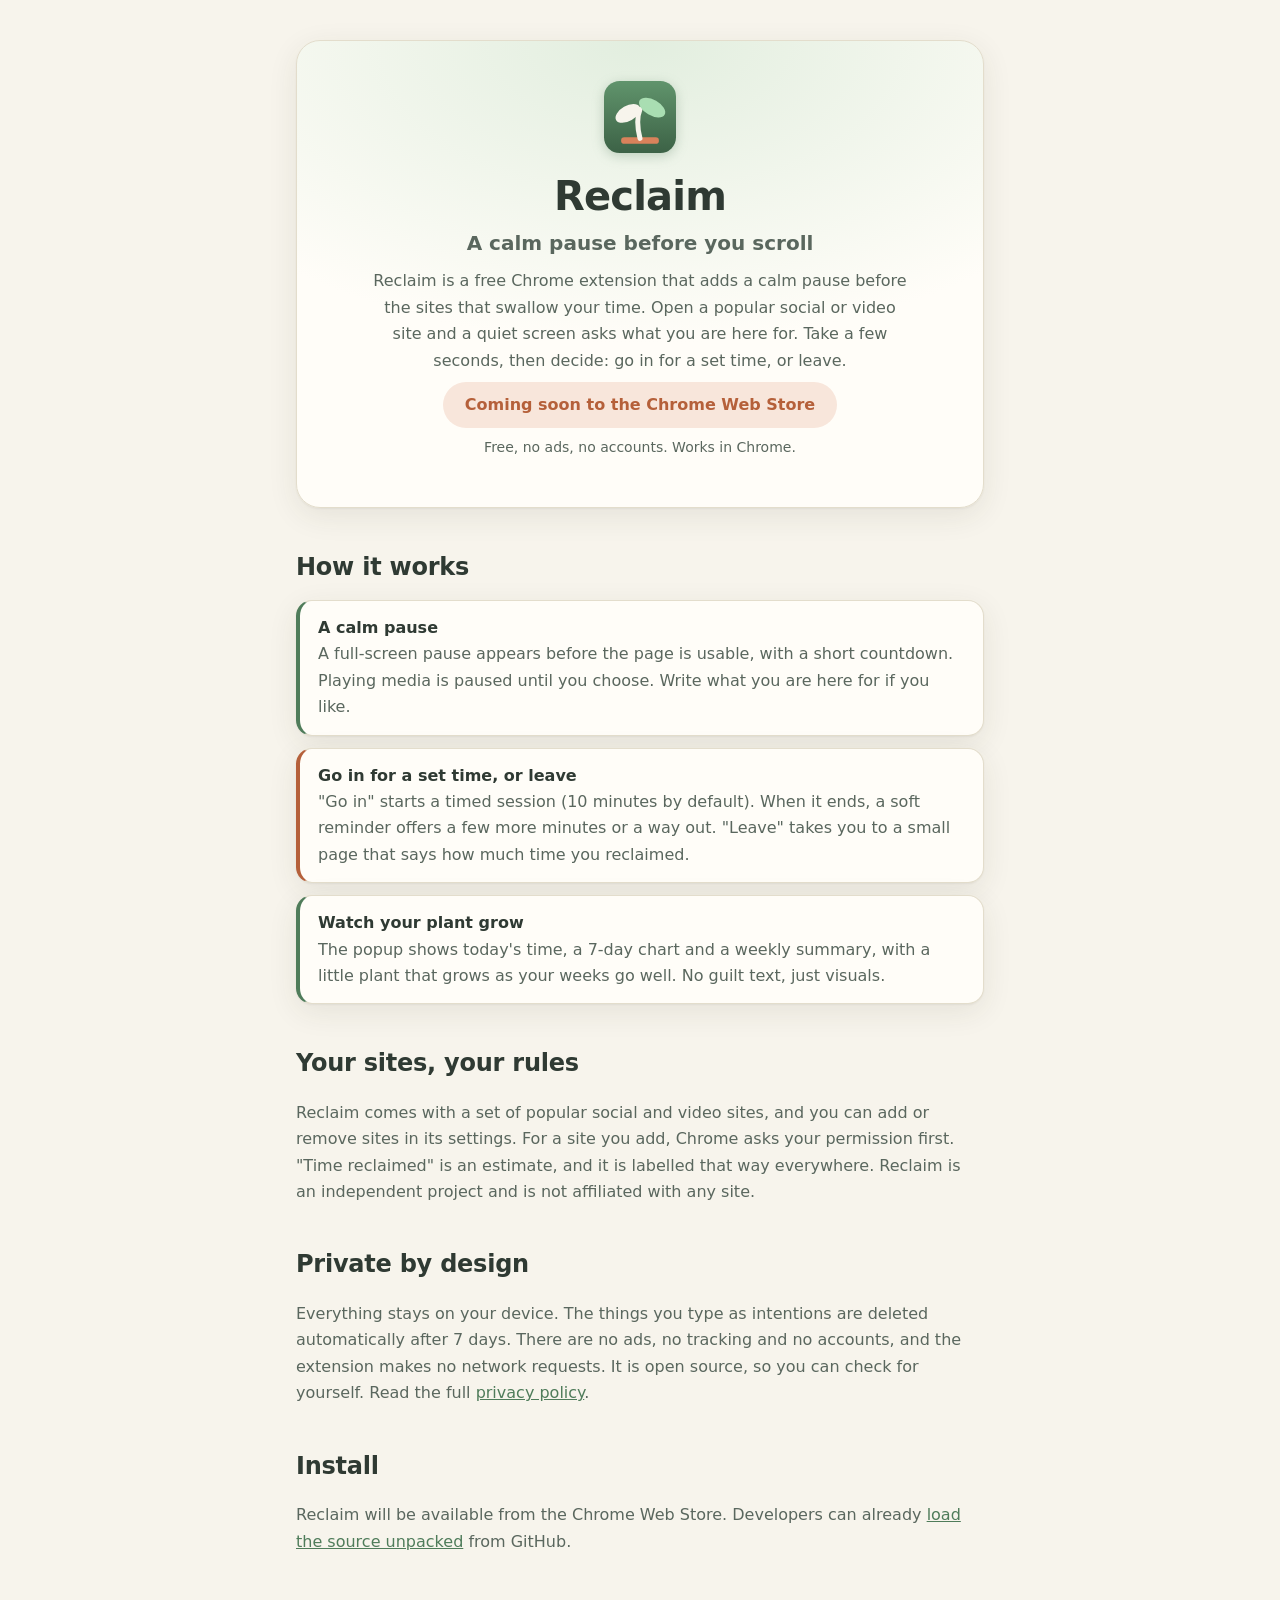
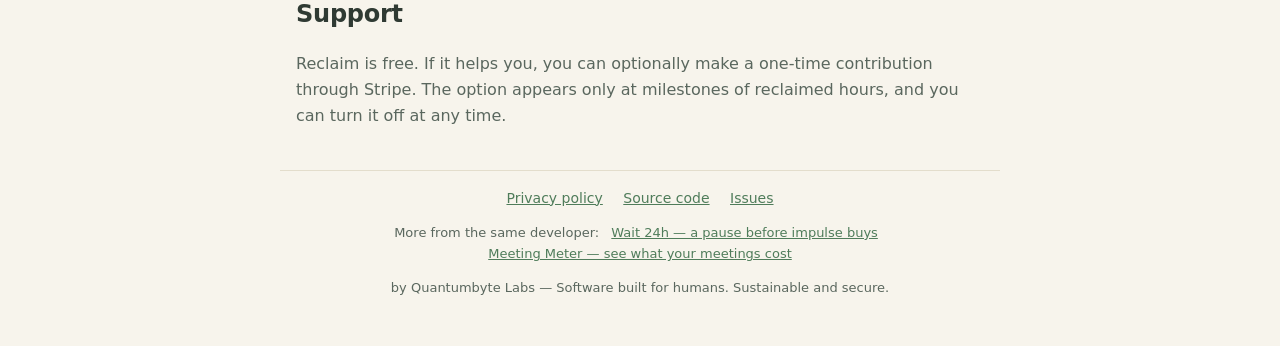
<file: docs/index.html>
<!doctype html>
<html lang="en">
<head>
<meta charset="utf-8">
<meta name="viewport" content="width=device-width, initial-scale=1">
<title>Reclaim – A calm pause before you scroll</title>
<meta name="description" content="Reclaim is a free Chrome extension that adds a calm pause before time-wasting sites. Set an intention, take a few seconds, and see the time you reclaimed. Private by design: no ads, no tracking, no accounts.">
<link rel="canonical" href="https://overcrasher.github.io/reclaim/">
<style>
:root{color-scheme:light dark;--bg:#F7F4EC;--surface:#FFFDF8;--line:#E3DDCC;--fg:#2F3A33;--muted:#5A675E;--accent:#4F7C5A;--accent-soft:#E2EEDF;--second:#B5603A;--second-soft:#F8E6DB;--btn-text:#fff;--shadow:0 1px 2px rgba(60,50,30,.06),0 8px 30px rgba(60,50,30,.09)}
@media(prefers-color-scheme:dark){:root{--bg:#1A211C;--surface:#222B25;--line:#34423A;--fg:#EEF2EA;--muted:#A9B6AC;--accent:#7FB685;--accent-soft:#2A3B2F;--second:#E89A74;--second-soft:#3A2B24;--btn-text:#14201A;--shadow:0 1px 2px rgba(0,0,0,.3),0 8px 30px rgba(0,0,0,.3)}}
*{box-sizing:border-box}body{margin:0;background:var(--bg);color:var(--fg);font:16px/1.65 ui-rounded,"SF Pro Rounded",-apple-system,"Segoe UI Variable","Segoe UI",system-ui,sans-serif;-webkit-font-smoothing:antialiased}
a{color:var(--accent)}a:focus-visible{outline:2px solid var(--accent);outline-offset:2px}
.mark{filter:drop-shadow(0 3px 6px rgba(79,124,90,.3))}
main{max-width:720px;margin:0 auto;padding:40px 16px 24px}
.hero{background:radial-gradient(120% 100% at 50% 0%,var(--accent-soft),var(--surface) 65%);border:1px solid var(--line);border-radius:24px;padding:40px 24px;text-align:center;box-shadow:var(--shadow)}
h1{margin:12px 0 4px;font-size:40px;line-height:1.15;letter-spacing:-.02em}
.tag{margin:0 0 16px;font-size:20px;color:var(--accent);font-weight:600}
.hero p{max-width:540px;margin:8px auto;color:var(--muted)}
.cta{margin:24px 0 0}
.soon{display:inline-block;background:var(--second-soft);color:var(--second);font-weight:700;padding:10px 22px;border-radius:999px;font-size:16px}
.btn{display:inline-block;background:var(--accent);color:var(--btn-text);font-weight:700;font-size:18px;line-height:1.3;text-decoration:none;padding:14px 28px;border-radius:999px;box-shadow:var(--shadow)}
.btn:hover{filter:brightness(1.08)}
.free{margin:8px 0 0;font-size:14px}
.dev{font-size:14px}
@media(max-width:480px){h1{font-size:32px}.hero{padding:32px 16px}}
h2{margin:40px 0 12px;font-size:24px;letter-spacing:-.01em}
p,li{color:var(--muted)}
.steps{list-style:none;margin:0;padding:0;display:grid;gap:12px}
.steps li{background:var(--surface);border:1px solid var(--line);border-radius:16px;padding:14px 18px;box-shadow:var(--shadow)}
.steps strong{display:block;color:var(--fg)}
.steps li:nth-child(odd){border-left:4px solid var(--accent)}.steps li:nth-child(even){border-left:4px solid var(--second)}
footer{max-width:720px;margin:0 auto;padding:16px 16px 48px;border-top:1px solid var(--line);font-size:14px;color:var(--muted);text-align:center}
footer a{margin:0 8px;display:inline-block}
footer p{margin:12px 0 0;font-size:13px}
</style>
</head>
<body>
<main>
  <header class="hero">
    <svg class="mark" viewBox="0 0 32 32" width="72" height="72" aria-hidden="true"><defs><linearGradient id="mk" x1="0" y1="0" x2="0" y2="1"><stop offset="0" stop-color="#60946C"/><stop offset="1" stop-color="#3C6246"/></linearGradient></defs><rect width="32" height="32" rx="7" fill="url(#mk)"/><rect x="7.6" y="25" width="16.8" height="2.9" rx="1.4" fill="#D9825B"/><path d="M16 25.5C14.6 20 14.6 16 16 12.6" fill="none" stroke="#F7F4EC" stroke-width="2.2" stroke-linecap="round"/><ellipse cx="10.6" cy="14.4" rx="6" ry="3.4" transform="rotate(-30 10.6 14.4)" fill="#F7F4EC"/><ellipse cx="21.4" cy="11.8" rx="6.4" ry="3.5" transform="rotate(30 21.4 11.8)" fill="#A9DEB2"/></svg>
    <h1>Reclaim</h1>
    <p class="tag">A calm pause before you scroll</p>
    <p>Reclaim is a free Chrome extension that adds a calm pause before the sites that swallow your time. Open a popular social or video site and a quiet screen asks what you are here for. Take a few seconds, then decide: go in for a set time, or leave.</p>
    <!-- TODO(store-url): when the Chrome Web Store item is published, delete the "coming soon" line below and
         uncomment this button, replacing STORE_URL with the real item URL (https://chromewebstore.google.com/detail/reclaim/<extension-id>).
    <p class="cta"><a class="btn" href="STORE_URL" target="_blank" rel="noopener">Add to Chrome — it's free</a></p>
    -->
    <p class="cta"><span class="soon">Coming soon to the Chrome Web Store</span></p>
    <p class="free small">Free, no ads, no accounts. Works in Chrome.</p>
  </header>

  <section>
    <h2>How it works</h2>
    <ol class="steps">
      <li><strong>A calm pause</strong>A full-screen pause appears before the page is usable, with a short countdown. Playing media is paused until you choose. Write what you are here for if you like.</li>
      <li><strong>Go in for a set time, or leave</strong>&quot;Go in&quot; starts a timed session (10 minutes by default). When it ends, a soft reminder offers a few more minutes or a way out. &quot;Leave&quot; takes you to a small page that says how much time you reclaimed.</li>
      <li><strong>Watch your plant grow</strong>The popup shows today&#x27;s time, a 7-day chart and a weekly summary, with a little plant that grows as your weeks go well. No guilt text, just visuals.</li>
    </ol>
  </section>

  <section>
    <h2>Your sites, your rules</h2>
    <p>Reclaim comes with a set of popular social and video sites, and you can add or remove sites in its settings. For a site you add, Chrome asks your permission first. &quot;Time reclaimed&quot; is an estimate, and it is labelled that way everywhere. Reclaim is an independent project and is not affiliated with any site.</p>
  </section>

  <section>
    <h2>Private by design</h2>
    <p>Everything stays on your device. The things you type as intentions are deleted automatically after 7 days. There are no ads, no tracking and no accounts, and the extension makes no network requests. It is open source, so you can check for yourself. Read the full <a href="privacy.html">privacy policy</a>.</p>
  </section>

  <section>
    <h2>Install</h2>
    <p>Reclaim will be available from the Chrome Web Store. Developers can already <a href="https://github.com/Overcrasher/reclaim" rel="noopener">load the source unpacked</a> from GitHub.</p>
  </section>

  <section>
    <h2>Support</h2>
    <p>Reclaim is free. If it helps you, you can optionally make a one-time contribution through Stripe. The option appears only at milestones of reclaimed hours, and you can turn it off at any time.</p>
  </section>
</main>
<footer>
  <a href="privacy.html">Privacy policy</a>
  <a href="https://github.com/Overcrasher/reclaim">Source code</a>
  <a href="https://github.com/Overcrasher/reclaim/issues">Issues</a>
  <p>More from the same developer:
    <a href="https://chromewebstore.google.com/detail/wait-24h/pkgdjohoemjkejcbfbkfobbbjcpdabme" target="_blank" rel="noopener">Wait 24h — a pause before impulse buys</a>
    <a href="https://chromewebstore.google.com/detail/meeting-meter/ffkniocclnaojfdcoofnjkfnihnpgnlb" target="_blank" rel="noopener">Meeting Meter — see what your meetings cost</a></p>
  <p>by Quantumbyte Labs — Software built for humans. Sustainable and secure.</p>
</footer>
</body>
</html>
</file>
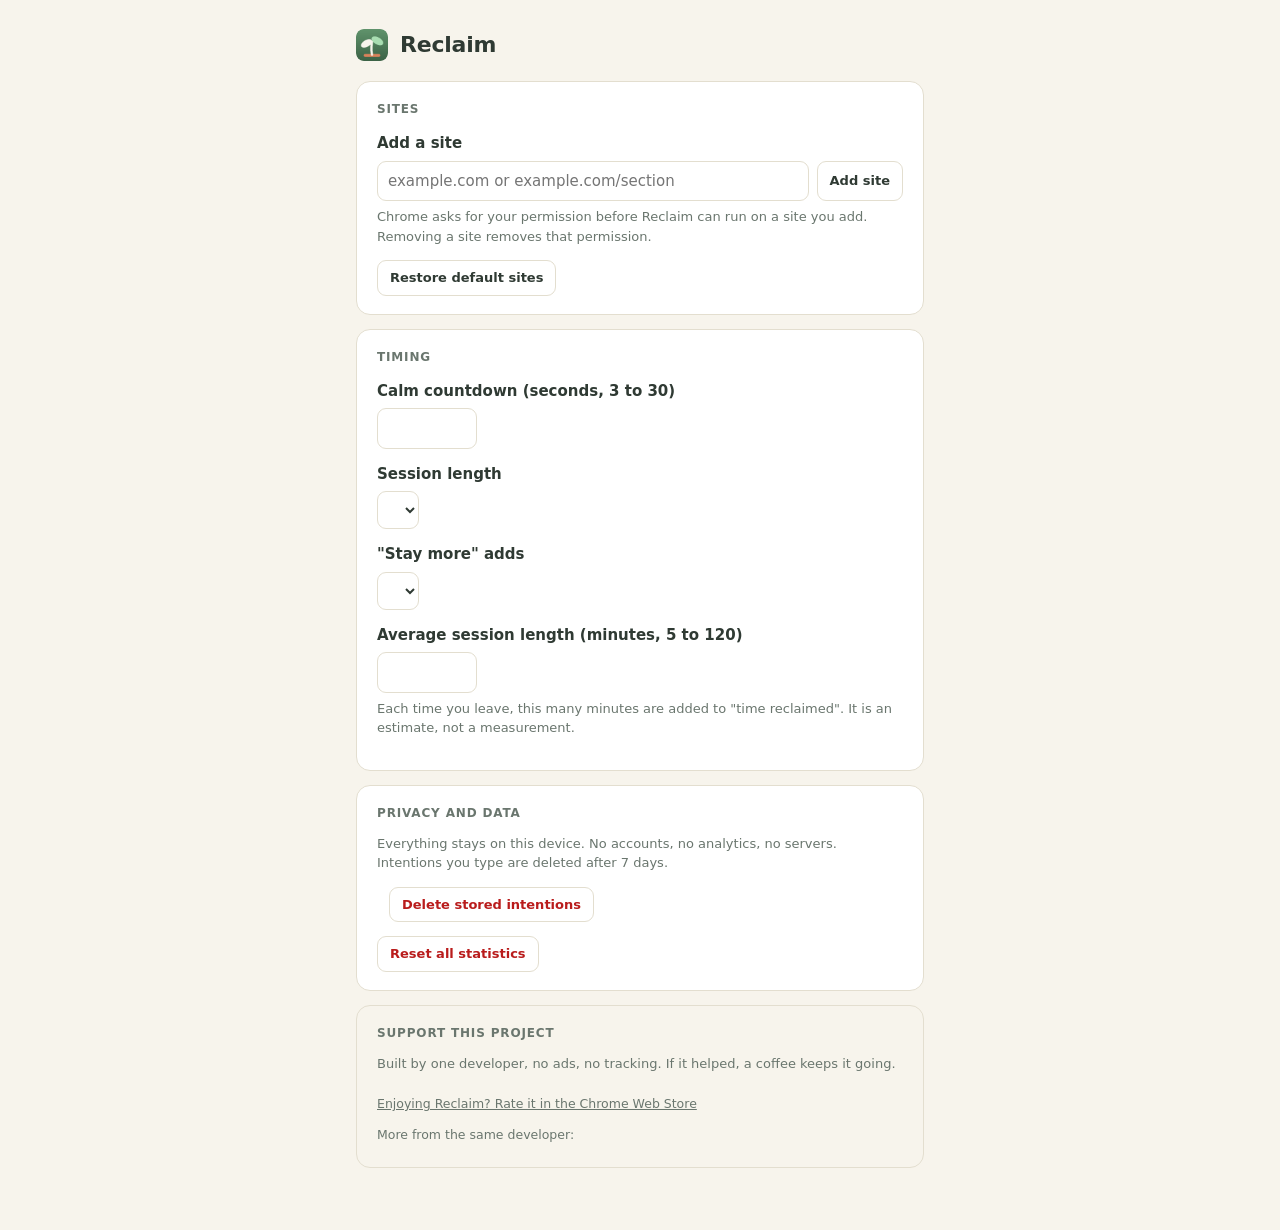
<file: options.html>
<!doctype html>
<html lang="en">
<head>
  <meta charset="utf-8">
  <meta name="viewport" content="width=device-width, initial-scale=1">
  <title>Reclaim settings</title>
  <link rel="stylesheet" href="options.css">
</head>
<body>
  <main>
    <header class="top">
      <img class="mark" src="icons/icon48.png" width="32" height="32" alt="">
      <h1>Reclaim</h1>
      <span id="saved" class="saved" role="status" aria-live="polite">Saved</span>
    </header>

    <section class="card">
      <h2>Sites</h2>
      <ul id="sites" class="sites"></ul>
      <div class="field">
        <label for="newSite">Add a site</label>
        <div class="inline">
          <input id="newSite" type="text" placeholder="example.com or example.com/section" autocomplete="off" spellcheck="false">
          <button id="addSite" type="button" class="secondary">Add site</button>
        </div>
        <p id="siteErr" class="err" role="alert"></p>
        <p class="hint">Chrome asks for your permission before Reclaim can run on a site you add. Removing a site removes that permission.</p>
      </div>
      <button id="restore" type="button" class="secondary">Restore default sites</button>
    </section>

    <section class="card">
      <h2>Timing</h2>
      <div class="field">
        <label for="countdownSec">Calm countdown (seconds, 3 to 30)</label>
        <input id="countdownSec" class="narrow" type="number" min="3" max="30" step="1">
        <p id="countdownErr" class="err"></p>
      </div>
      <div class="field">
        <label for="sessionMin">Session length</label>
        <select id="sessionMin"></select>
      </div>
      <div class="field">
        <label for="stayMin">"Stay more" adds</label>
        <select id="stayMin"></select>
      </div>
      <div class="field">
        <label for="avgSessionMin">Average session length (minutes, 5 to 120)</label>
        <input id="avgSessionMin" class="narrow" type="number" min="5" max="120" step="1">
        <p id="avgErr" class="err"></p>
        <p class="hint">Each time you leave, this many minutes are added to "time reclaimed". It is an estimate, not a measurement.</p>
      </div>
    </section>

    <section class="card">
      <h2>Privacy and data</h2>
      <p class="hint">Everything stays on this device. No accounts, no analytics, no servers. Intentions you type are deleted after 7 days.</p>
      <div class="danger-row">
        <span id="intentCount" class="hint"></span>
        <button id="clearIntent" type="button" class="secondary danger">Delete stored intentions</button>
      </div>
      <div class="danger-row">
        <button id="resetStats" type="button" class="secondary danger">Reset all statistics</button>
        <span id="resetNote" class="hint" role="status" aria-live="polite"></span>
      </div>
    </section>

    <section class="card quiet">
      <h2>Support this project</h2>
      <p id="thanks" class="thanks" hidden>Thank you for supporting Reclaim ❤</p>
      <p class="hint">Built by one developer, no ads, no tracking. If it helped, a coffee keeps it going.</p>
      <div id="donate" class="donate-row"></div>
      <p id="donate-note" class="hint"></p>
      <p class="hint more"><a id="rate-link" href="#">Enjoying Reclaim? Rate it in the Chrome Web Store</a></p>
      <p class="hint more">More from the same developer:</p>
      <ul id="siblings" class="siblings"></ul>
    </section>
  </main>

  <script src="lib/sites.js"></script>
  <script src="lib/validate.js"></script>
  <script src="lib/sessions.js"></script>
  <script src="lib/donation.js"></script>
  <script src="lib/growth.js"></script>
  <script type="module" src="options.js"></script>
</body>
</html>
</file>
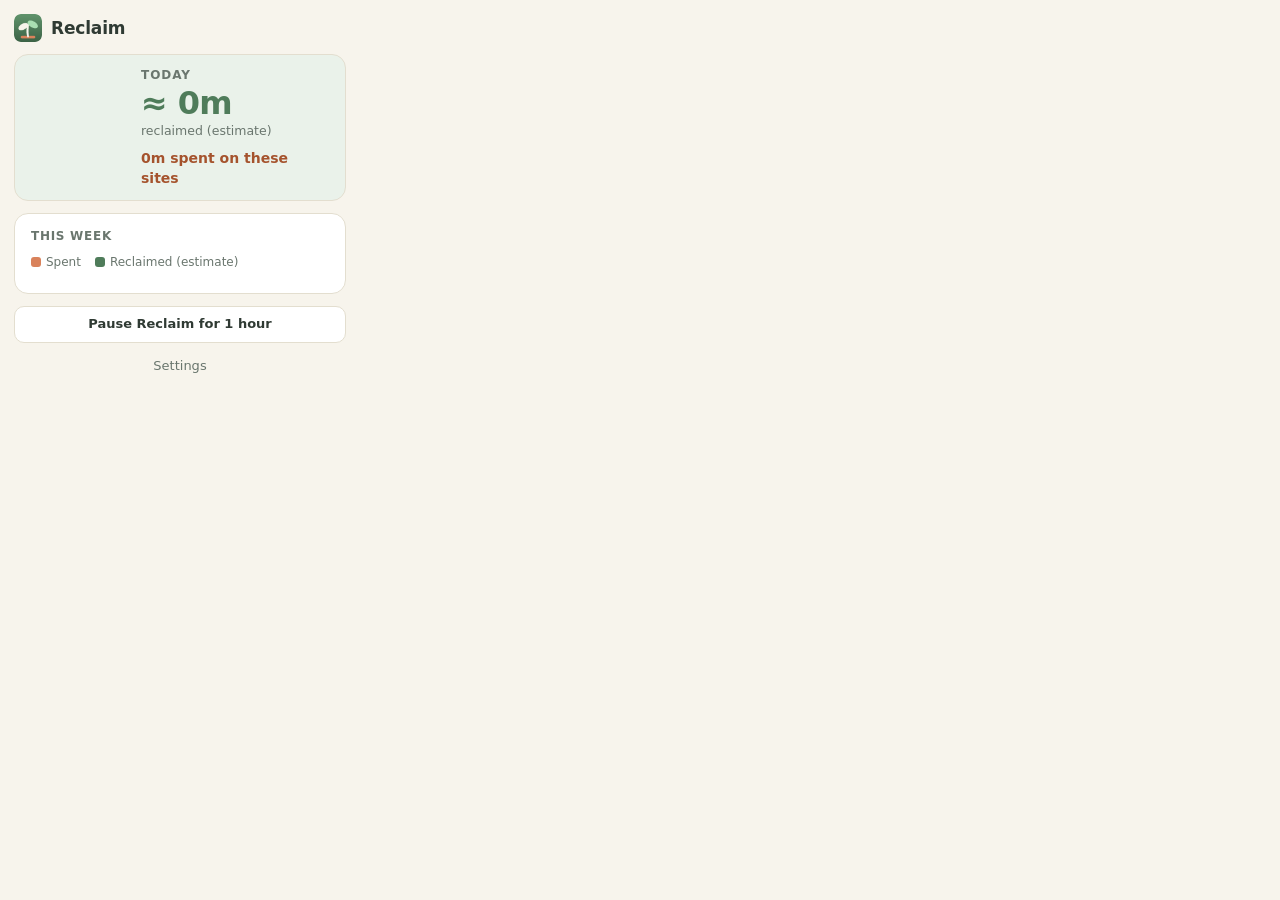
<file: popup.html>
<!doctype html>
<html lang="en">
<head>
  <meta charset="utf-8">
  <meta name="viewport" content="width=device-width, initial-scale=1">
  <title>Reclaim</title>
  <link rel="stylesheet" href="popup.css">
</head>
<body>
  <header class="top">
    <img class="mark" src="icons/icon48.png" width="28" height="28" alt="">
    <h1>Reclaim</h1>
    <span id="supporter" class="badge" hidden>Supporter ❤</span>
  </header>

  <section id="banner" class="banner" hidden>
    <button id="banner-close" class="x" type="button" aria-label="Not now">×</button>
    <p id="banner-text"></p>
    <div id="banner-buttons" class="donate-row"></div>
    <p id="banner-note" class="note"></p>
    <div class="banner-foot">
      <button id="banner-dismiss" class="small-link" type="button">Not now</button>
      <button id="banner-never" class="small-link" type="button">Don't ask again</button>
    </div>
  </section>

  <section id="rating" class="rating" hidden aria-labelledby="rating-text">
    <p id="rating-text">Enjoying Reclaim? A quick rating helps other people find it.</p>
    <div class="rating-row">
      <button id="rating-go" class="rate-btn" type="button">Rate it ★</button>
      <button id="rating-no" class="small-link" type="button">No thanks</button>
    </div>
  </section>

  <section id="weekly" class="weekly" hidden aria-label="Weekly summary">
    <p id="weekly-text"></p>
  </section>

  <section class="hero" aria-labelledby="todayLabel">
    <div id="mascot" class="mascot"></div>
    <div class="hero-text">
      <div id="todayLabel" class="label">Today</div>
      <div id="reclaimed" class="big">≈ 0m</div>
      <div class="sub">reclaimed (estimate)</div>
      <div id="spent" class="spent">0m spent on these sites</div>
    </div>
  </section>

  <section class="card" aria-labelledby="weekLabel">
    <h2 id="weekLabel">This week</h2>
    <div id="chart" class="chart"></div>
    <div class="legend" aria-hidden="true">
      <span><i class="sw spent-sw"></i>Spent</span>
      <span><i class="sw rec-sw"></i>Reclaimed (estimate)</span>
    </div>
    <p id="weekTotals" class="meta"></p>
  </section>

  <div class="row">
    <button id="pause" class="pill" type="button">Pause Reclaim for 1 hour</button>
    <button id="share" class="pill" type="button" hidden>Share</button>
  </div>
  <p id="pauseNote" class="meta" hidden></p>

  <div class="foot"><button id="optionsLink" class="link" type="button">Settings</button></div>

  <script src="lib/sessions.js"></script>
  <script src="lib/stats.js"></script>
  <script src="lib/mascot.js"></script>
  <script src="lib/donation.js"></script>
  <script src="lib/growth.js"></script>
  <script type="module" src="popup.js"></script>
</body>
</html>
</file>
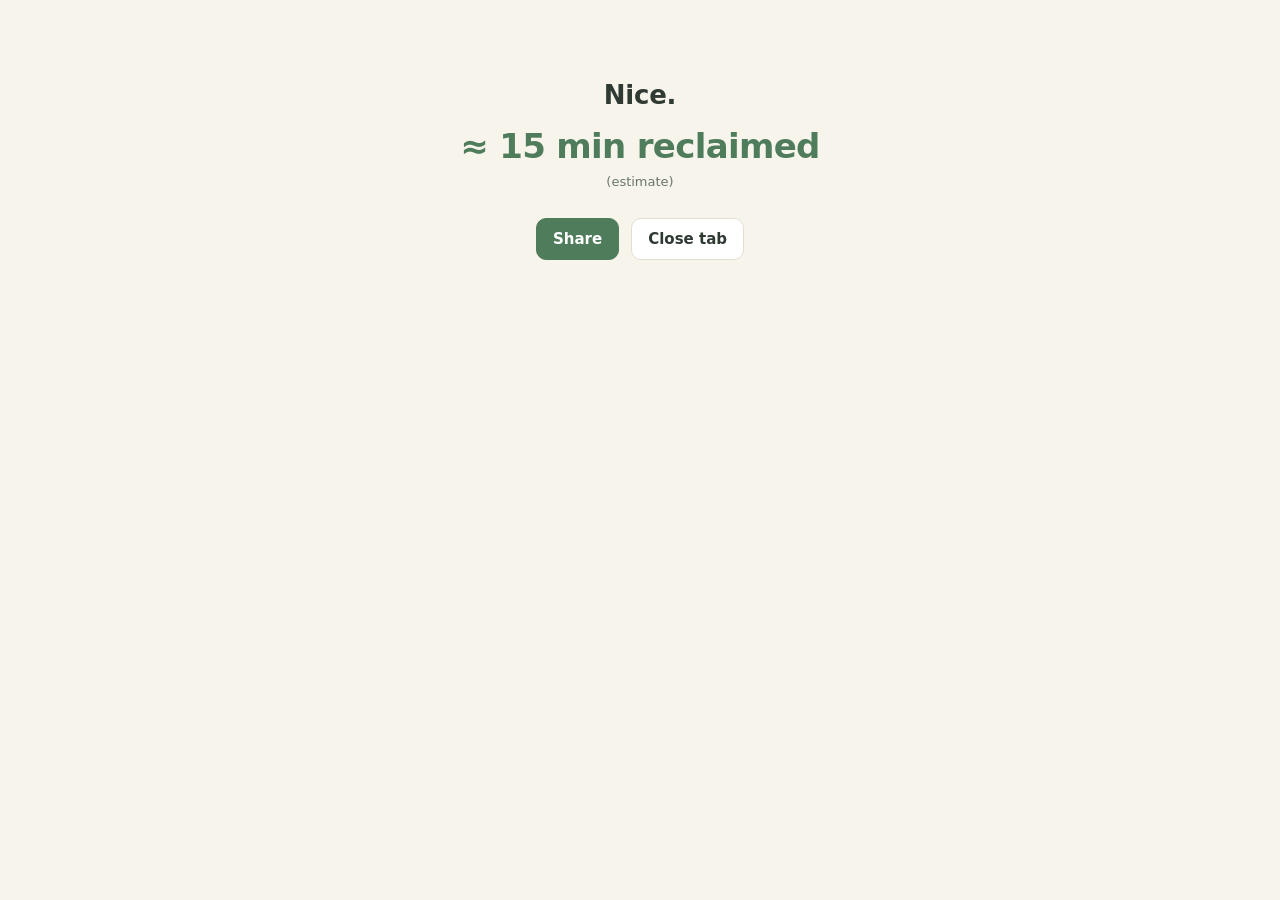
<file: reclaimed.html>
<!doctype html>
<html lang="en">
<head>
  <meta charset="utf-8">
  <meta name="viewport" content="width=device-width, initial-scale=1">
  <title>Reclaim</title>
  <link rel="stylesheet" href="welcome.css">
  <link rel="stylesheet" href="reclaimed.css">
</head>
<body>
  <main class="center">
    <div id="mascot" class="mascot"></div>
    <h1 id="headline">Nice.</h1>
    <p id="minutes" class="big">≈ 15 min reclaimed</p>
    <p class="estimate">(estimate)</p>
    <p id="today" class="today"></p>
    <div class="actions">
      <button id="share" class="primary" type="button">Share</button>
      <button id="close" class="secondary" type="button">Close tab</button>
    </div>
  </main>
  <script src="lib/sessions.js"></script>
  <script src="lib/stats.js"></script>
  <script src="lib/mascot.js"></script>
  <script src="lib/growth.js"></script>
  <script type="module" src="reclaimed.js"></script>
</body>
</html>
</file>
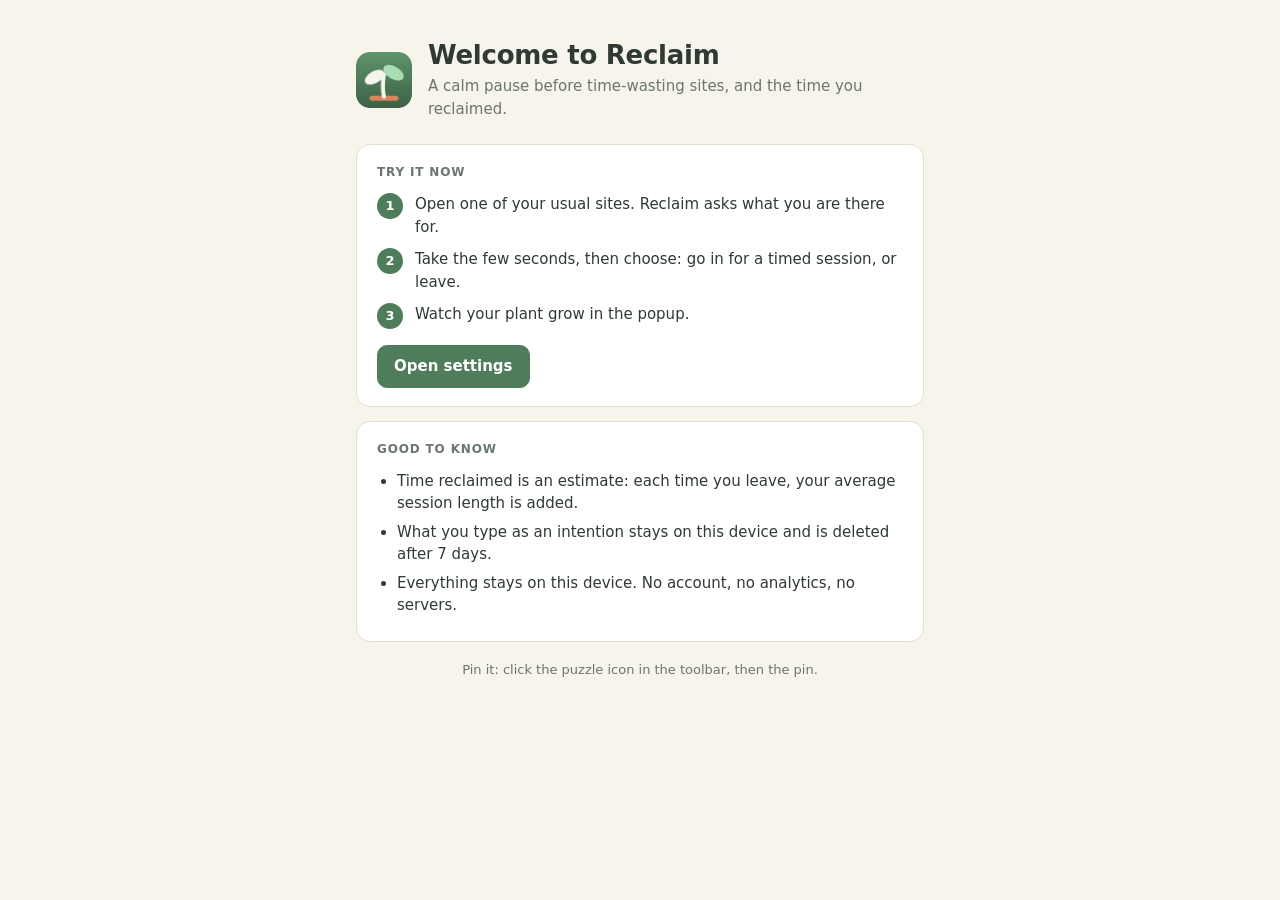
<file: welcome.html>
<!doctype html>
<html lang="en">
<head>
  <meta charset="utf-8">
  <meta name="viewport" content="width=device-width, initial-scale=1">
  <title>Welcome to Reclaim</title>
  <link rel="stylesheet" href="welcome.css">
</head>
<body>
  <main>
    <header class="top">
      <img class="mark" src="icons/icon128.png" width="56" height="56" alt="">
      <div>
        <h1>Welcome to Reclaim</h1>
        <p class="promise">A calm pause before time-wasting sites, and the time you reclaimed.</p>
      </div>
    </header>

    <section class="card" aria-labelledby="try">
      <h2 id="try">Try it now</h2>
      <ol class="steps">
        <li><span class="n" aria-hidden="true">1</span><span>Open one of your usual sites. Reclaim asks what you are there for.</span></li>
        <li><span class="n" aria-hidden="true">2</span><span>Take the few seconds, then choose: go in for a timed session, or leave.</span></li>
        <li><span class="n" aria-hidden="true">3</span><span>Watch your plant grow in the popup.</span></li>
      </ol>
      <div class="actions">
        <button id="open-settings" type="button" class="primary">Open settings</button>
      </div>
    </section>

    <section class="card" aria-labelledby="good">
      <h2 id="good">Good to know</h2>
      <ul class="notes">
        <li>Time reclaimed is an estimate: each time you leave, your average session length is added.</li>
        <li>What you type as an intention stays on this device and is deleted after 7 days.</li>
        <li>Everything stays on this device. No account, no analytics, no servers.</li>
      </ul>
    </section>

    <p class="pin">Pin it: click the puzzle icon in the toolbar, then the pin.</p>
  </main>
  <script src="welcome.js"></script>
</body>
</html>
</file>
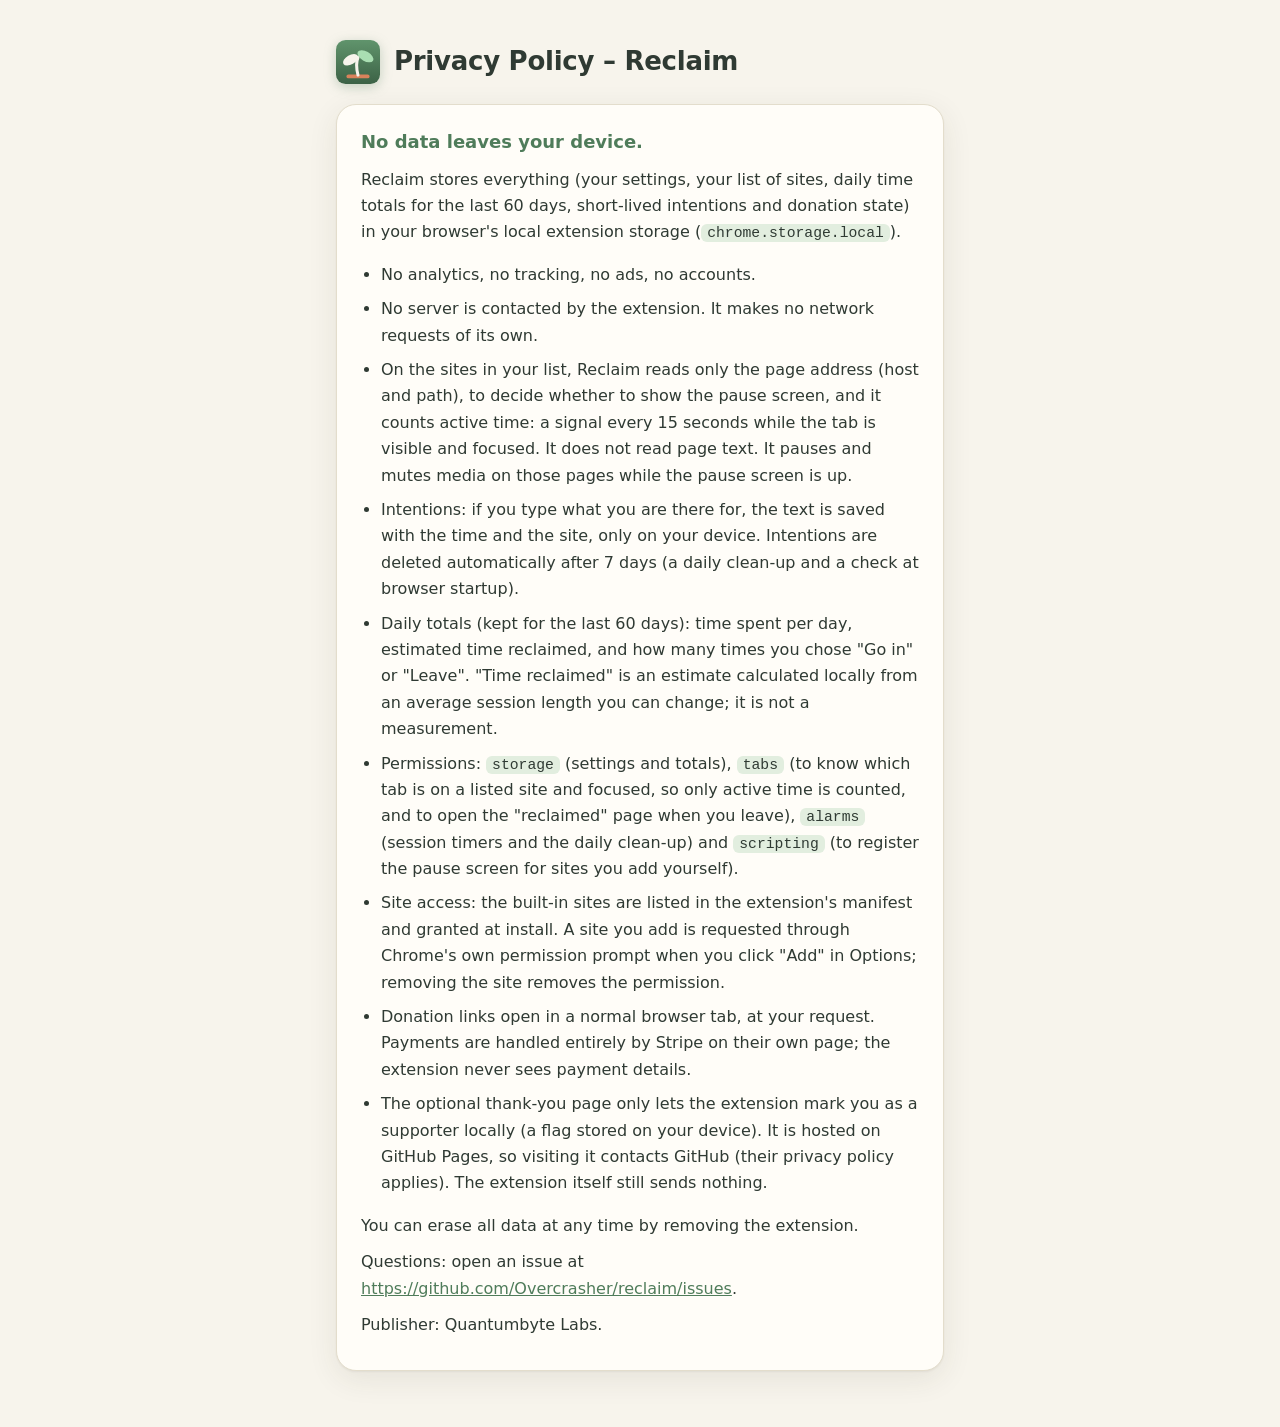
<file: docs/privacy.html>
<!doctype html>
<html lang="en"><head><meta charset="utf-8"><meta name="viewport" content="width=device-width, initial-scale=1"><title>Reclaim – Privacy</title><style>
:root{color-scheme:light dark;--bg:#F7F4EC;--surface:#FFFDF8;--line:#E3DDCC;--fg:#2F3A33;--muted:#5A675E;--accent:#4F7C5A;--accent-soft:#E2EEDF;--second:#B5603A;--second-soft:#F8E6DB;--btn-text:#fff;--shadow:0 1px 2px rgba(60,50,30,.06),0 8px 30px rgba(60,50,30,.09)}
@media(prefers-color-scheme:dark){:root{--bg:#1A211C;--surface:#222B25;--line:#34423A;--fg:#EEF2EA;--muted:#A9B6AC;--accent:#7FB685;--accent-soft:#2A3B2F;--second:#E89A74;--second-soft:#3A2B24;--btn-text:#14201A;--shadow:0 1px 2px rgba(0,0,0,.3),0 8px 30px rgba(0,0,0,.3)}}
*{box-sizing:border-box}body{margin:0;background:var(--bg);color:var(--fg);font:16px/1.65 ui-rounded,"SF Pro Rounded",-apple-system,"Segoe UI Variable","Segoe UI",system-ui,sans-serif;-webkit-font-smoothing:antialiased}
a{color:var(--accent)}a:focus-visible{outline:2px solid var(--accent);outline-offset:2px}
.mark{filter:drop-shadow(0 3px 6px rgba(79,124,90,.3))}
main{max-width:640px;margin:0 auto;padding:40px 16px 56px}
.head{display:flex;align-items:center;gap:14px;margin-bottom:20px}h1{font-size:26px;margin:0;letter-spacing:-.01em;line-height:1.2}
.card{background:var(--surface);border:1px solid var(--line);border-radius:20px;padding:22px 24px;box-shadow:var(--shadow)}
.lead{font-weight:700;color:var(--accent);margin-top:0;font-size:18px}
code{background:var(--accent-soft);padding:1px 6px;border-radius:6px;font-size:.92em}
li{margin:8px 0}ul{padding-left:20px}p{margin:10px 0}
</style></head><body>
<main>
<div class="head"><svg class="mark" viewBox="0 0 32 32" width="44" height="44" aria-hidden="true"><defs><linearGradient id="mk" x1="0" y1="0" x2="0" y2="1"><stop offset="0" stop-color="#60946C"/><stop offset="1" stop-color="#3C6246"/></linearGradient></defs><rect width="32" height="32" rx="7" fill="url(#mk)"/><rect x="7.6" y="25" width="16.8" height="2.9" rx="1.4" fill="#D9825B"/><path d="M16 25.5C14.6 20 14.6 16 16 12.6" fill="none" stroke="#F7F4EC" stroke-width="2.2" stroke-linecap="round"/><ellipse cx="10.6" cy="14.4" rx="6" ry="3.4" transform="rotate(-30 10.6 14.4)" fill="#F7F4EC"/><ellipse cx="21.4" cy="11.8" rx="6.4" ry="3.5" transform="rotate(30 21.4 11.8)" fill="#A9DEB2"/></svg><h1>Privacy Policy – Reclaim</h1></div>
<div class="card">
<p class="lead">No data leaves your device.</p>
<p>Reclaim stores everything (your settings, your list of sites, daily time totals for the last 60 days, short-lived intentions and donation state) in your browser&#x27;s local extension storage (<code>chrome.storage.local</code>).</p>
<ul>
<li>No analytics, no tracking, no ads, no accounts.</li>
<li>No server is contacted by the extension. It makes no network requests of its own.</li>
<li>On the sites in your list, Reclaim reads only the page address (host and path), to decide whether to show the pause screen, and it counts active time: a signal every 15 seconds while the tab is visible and focused. It does not read page text. It pauses and mutes media on those pages while the pause screen is up.</li>
<li>Intentions: if you type what you are there for, the text is saved with the time and the site, only on your device. Intentions are deleted automatically after 7 days (a daily clean-up and a check at browser startup).</li>
<li>Daily totals (kept for the last 60 days): time spent per day, estimated time reclaimed, and how many times you chose &quot;Go in&quot; or &quot;Leave&quot;. &quot;Time reclaimed&quot; is an estimate calculated locally from an average session length you can change; it is not a measurement.</li>
<li>Permissions: <code>storage</code> (settings and totals), <code>tabs</code> (to know which tab is on a listed site and focused, so only active time is counted, and to open the &quot;reclaimed&quot; page when you leave), <code>alarms</code> (session timers and the daily clean-up) and <code>scripting</code> (to register the pause screen for sites you add yourself).</li>
<li>Site access: the built-in sites are listed in the extension&#x27;s manifest and granted at install. A site you add is requested through Chrome&#x27;s own permission prompt when you click &quot;Add&quot; in Options; removing the site removes the permission.</li>
<li>Donation links open in a normal browser tab, at your request. Payments are handled entirely by Stripe on their own page; the extension never sees payment details.</li>
<li>The optional thank-you page only lets the extension mark you as a supporter locally (a flag stored on your device). It is hosted on GitHub Pages, so visiting it contacts GitHub (their privacy policy applies). The extension itself still sends nothing.</li>
</ul>
<p>You can erase all data at any time by removing the extension.</p>
<p>Questions: open an issue at <a href="https://github.com/Overcrasher/reclaim/issues">https://github.com/Overcrasher/reclaim/issues</a>.</p>
<p>Publisher: Quantumbyte Labs.</p>
</div>
</main>
</body></html>
</file>
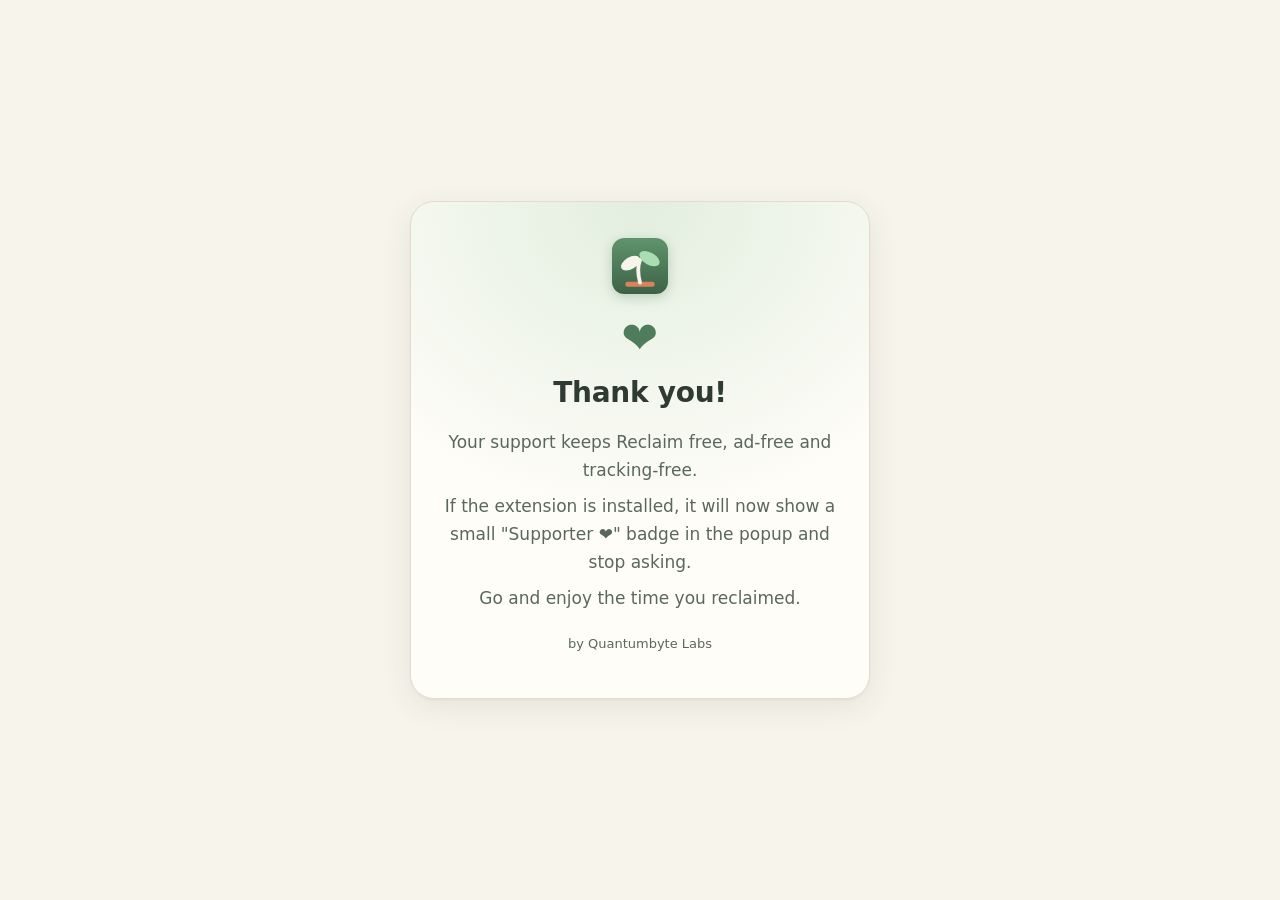
<file: docs/thanks.html>
<!doctype html>
<html lang="en">
<head>
<meta charset="utf-8">
<meta name="viewport" content="width=device-width, initial-scale=1">
<title>Thank you – Reclaim</title>
<style>
:root{color-scheme:light dark;--bg:#F7F4EC;--surface:#FFFDF8;--line:#E3DDCC;--fg:#2F3A33;--muted:#5A675E;--accent:#4F7C5A;--accent-soft:#E2EEDF;--second:#B5603A;--second-soft:#F8E6DB;--btn-text:#fff;--shadow:0 1px 2px rgba(60,50,30,.06),0 8px 30px rgba(60,50,30,.09)}
@media(prefers-color-scheme:dark){:root{--bg:#1A211C;--surface:#222B25;--line:#34423A;--fg:#EEF2EA;--muted:#A9B6AC;--accent:#7FB685;--accent-soft:#2A3B2F;--second:#E89A74;--second-soft:#3A2B24;--btn-text:#14201A;--shadow:0 1px 2px rgba(0,0,0,.3),0 8px 30px rgba(0,0,0,.3)}}
*{box-sizing:border-box}body{margin:0;background:var(--bg);color:var(--fg);font:16px/1.65 ui-rounded,"SF Pro Rounded",-apple-system,"Segoe UI Variable","Segoe UI",system-ui,sans-serif;-webkit-font-smoothing:antialiased}
a{color:var(--accent)}a:focus-visible{outline:2px solid var(--accent);outline-offset:2px}
.mark{filter:drop-shadow(0 3px 6px rgba(79,124,90,.3))}
body{min-height:100vh;display:flex;align-items:center;justify-content:center;font-size:17px}
.card{background:radial-gradient(120% 100% at 50% 0%,var(--accent-soft),var(--surface) 65%);border:1px solid var(--line);max-width:460px;margin:16px;padding:36px 32px;border-radius:24px;text-align:center;box-shadow:var(--shadow)}
.heart{font-size:44px;color:var(--accent);line-height:1;margin-top:14px}
h1{margin:10px 0 12px;font-size:28px;letter-spacing:-.01em}p{color:var(--muted);margin:8px 0}
.by{font-size:13px;margin-top:20px}
</style>
</head>
<body>
  <main class="card">
    <svg class="mark" viewBox="0 0 32 32" width="56" height="56" aria-hidden="true"><defs><linearGradient id="mk" x1="0" y1="0" x2="0" y2="1"><stop offset="0" stop-color="#60946C"/><stop offset="1" stop-color="#3C6246"/></linearGradient></defs><rect width="32" height="32" rx="7" fill="url(#mk)"/><rect x="7.6" y="25" width="16.8" height="2.9" rx="1.4" fill="#D9825B"/><path d="M16 25.5C14.6 20 14.6 16 16 12.6" fill="none" stroke="#F7F4EC" stroke-width="2.2" stroke-linecap="round"/><ellipse cx="10.6" cy="14.4" rx="6" ry="3.4" transform="rotate(-30 10.6 14.4)" fill="#F7F4EC"/><ellipse cx="21.4" cy="11.8" rx="6.4" ry="3.5" transform="rotate(30 21.4 11.8)" fill="#A9DEB2"/></svg>
    <div class="heart" aria-hidden="true">❤</div>
    <h1>Thank you!</h1>
    <p>Your support keeps Reclaim free, ad-free and tracking-free.</p>
    <p>If the extension is installed, it will now show a small "Supporter ❤" badge in the popup and stop asking.</p>
    <p>Go and enjoy the time you reclaimed.</p>
    <p class="by">by Quantumbyte Labs</p>
  </main>
</body>
</html>
</file>
<file: options.css>
:root {
  --sage: #4F7C5A; --leaf: #7FB685; --bg: #F7F4EC; --terra: #D9825B; --text: #2F3A33; --muted: #6A766E;
  --card: #FFFFFF; --border: #E3DECF; --red: #B91C1C; --focus: #2563EB; --soft: #EAF2EA; --field: #FFFFFF;
  --font: system-ui, -apple-system, "Segoe UI", Roboto, "Helvetica Neue", Arial, sans-serif;
}
@media (prefers-color-scheme: dark) {
  :root { --bg: #1A211C; --text: #E6EBE5; --muted: #9AA79E; --card: #232C26; --border: #33403A; --soft: #2A3A2F; --field: #1A211C; --red: #F87171; --focus: #60A5FA; --sage: #6FAE7A; }
}
* { box-sizing: border-box; }
body { margin: 0; background: var(--bg); color: var(--text); font: 15px/1.5 var(--font); }
main { max-width: 600px; margin: 0 auto; padding: 28px 16px 48px; }
h1, h2, p { margin: 0; }
h1 { font-size: 22px; font-weight: 700; flex: 1; letter-spacing: -.01em; }
[hidden] { display: none !important; }
.top { display: flex; align-items: center; gap: 12px; margin-bottom: 20px; }
.mark { border-radius: 8px; }
.saved { font-size: 12px; font-weight: 600; color: #fff; background: var(--sage); padding: 4px 11px; border-radius: 999px; opacity: 0; transform: translateY(-4px); transition: opacity .2s, transform .2s; }
.saved.show { opacity: 1; transform: none; }
.card { background: var(--card); border: 1px solid var(--border); border-radius: 14px; padding: 18px 20px; margin-bottom: 14px; }
.card.quiet { background: transparent; }
h2 { font-size: 12px; text-transform: uppercase; letter-spacing: .07em; color: var(--muted); font-weight: 600; margin-bottom: 12px; }
.field { margin: 14px 0; }
label { font-weight: 600; display: block; margin-bottom: 6px; }
.inline { display: flex; gap: 8px; }
input[type=number], input[type=text], select { font: inherit; color: var(--text); background: var(--field); border: 1px solid var(--border); border-radius: 9px; padding: 8px 10px; font-variant-numeric: tabular-nums; }
.inline input { flex: 1; min-width: 0; }
.narrow { width: 100px; }
input[aria-invalid=true] { border-color: var(--red); }
.hint { color: var(--muted); font-size: 13px; margin-top: 6px; }
.err { color: var(--red); font-size: 13px; }
.err:empty { display: none; }
.sites { list-style: none; margin: 0 0 8px; padding: 0; }
.sites li { display: flex; align-items: center; gap: 10px; padding: 8px 0; border-bottom: 1px solid var(--border); }
.sites li:last-child { border-bottom: 0; }
.site-name { flex: 1; font-weight: 600; overflow-wrap: anywhere; }
.tag { font-size: 11px; color: var(--muted); background: var(--soft); border-radius: 999px; padding: 2px 8px; }
.empty { color: var(--muted); padding: 6px 0; }
button { font: inherit; cursor: pointer; }
.secondary { font-size: 13px; font-weight: 600; padding: 7px 12px; border-radius: 9px; border: 1px solid var(--border); background: var(--card); color: var(--text); }
.secondary:hover { border-color: var(--muted); }
.danger { color: var(--red); }
.danger.armed { background: var(--red); border-color: var(--red); color: #fff; }
.danger-row { display: flex; align-items: center; gap: 12px; margin-top: 14px; flex-wrap: wrap; }
.danger-row .hint { margin: 0; }
.more { margin: 12px 0 0; font-size: 12.5px; }
.more a, .siblings a { color: var(--muted); text-decoration: underline; }
.more a:hover, .siblings a:hover { color: var(--text); }
.siblings { margin: 4px 0 0; padding-left: 20px; font-size: 12.5px; color: var(--muted); }
.thanks { color: var(--sage); font-weight: 600; margin-bottom: 6px; }
.donate-row { display: flex; flex-wrap: wrap; gap: 8px; margin: 10px 0 0; }
.donate-row .donate { font-weight: 600; font-size: 13px; padding: 7px 12px; border-radius: 9px; border: 1px solid var(--border); background: var(--card); color: var(--text); }
.donate-row .emphasized { background: var(--terra); border-color: var(--terra); color: #fff; }
.donate-row .custom { flex: 1 0 100%; font-weight: 500; }
button:focus-visible, a:focus-visible, input:focus-visible, select:focus-visible { outline: 2px solid var(--focus); outline-offset: 2px; }
</file>
<file: popup.css>
:root {
  --sage: #4F7C5A; --leaf: #7FB685; --bg: #F7F4EC; --terra: #D9825B; --ink: #2F3A33; --muted: #6A766E;
  --card: #FFFFFF; --border: #E3DECF; --focus: #2563EB; --soft: #EAF2EA; --terra-ink: #A5532D;
  --font: system-ui, -apple-system, "Segoe UI", Roboto, "Helvetica Neue", Arial, sans-serif;
}
@media (prefers-color-scheme: dark) {
  :root { --bg: #1A211C; --ink: #E6EBE5; --muted: #9AA79E; --card: #232C26; --border: #33403A; --soft: #2A3A2F; --focus: #60A5FA; --terra-ink: #E9A07E; --sage: #6FAE7A; }
}
* { box-sizing: border-box; }
body { margin: 0; width: 360px; padding: 14px; background: var(--bg); color: var(--ink); font: 14px/1.45 var(--font); }
h1, h2, p { margin: 0; }
h1 { font-size: 17px; font-weight: 700; letter-spacing: -.01em; flex: 1; }
[hidden] { display: none !important; }
.top { display: flex; align-items: center; gap: 9px; margin-bottom: 12px; }
.mark { border-radius: 7px; }
.badge { font-size: 11px; font-weight: 600; color: var(--terra-ink); background: var(--soft); border-radius: 999px; padding: 3px 9px; }
.hero { display: flex; align-items: center; gap: 14px; background: var(--soft); border: 1px solid var(--border); border-radius: 14px; padding: 12px 16px; }
.mascot { flex: none; width: 96px; height: 96px; }
.label { font-size: 12px; text-transform: uppercase; letter-spacing: .08em; color: var(--muted); font-weight: 600; }
.big { font-size: 32px; line-height: 1.1; font-weight: 750; color: var(--sage); font-variant-numeric: tabular-nums; letter-spacing: -.02em; margin-top: 2px; }
.sub { color: var(--muted); font-size: 12.5px; }
.spent { margin-top: 8px; color: var(--terra-ink); font-variant-numeric: tabular-nums; font-weight: 600; }
.card { background: var(--card); border: 1px solid var(--border); border-radius: 14px; padding: 14px 16px; margin-top: 12px; }
h2 { font-size: 12px; text-transform: uppercase; letter-spacing: .06em; color: var(--muted); font-weight: 600; margin-bottom: 8px; }
.chart svg { display: block; width: 100%; height: auto; }
.chart .bar-s { fill: var(--terra); } .chart .bar-r { fill: var(--sage); }
.chart text { fill: var(--muted); font-size: 10px; font-family: var(--font); }
.chart text.today { fill: var(--ink); font-weight: 700; }
.chart .axis { stroke: var(--border); }
.legend { display: flex; gap: 14px; margin-top: 6px; font-size: 12px; color: var(--muted); }
.sw { display: inline-block; width: 10px; height: 10px; border-radius: 3px; margin-right: 5px; vertical-align: -1px; }
.spent-sw { background: var(--terra); } .rec-sw { background: var(--sage); }
.meta { margin-top: 8px; font-size: 12.5px; color: var(--muted); font-variant-numeric: tabular-nums; }
.weekly { background: var(--card); border: 1px solid var(--sage); border-radius: 14px; padding: 12px 16px; margin-bottom: 12px; font-weight: 600; }
.row { display: flex; gap: 8px; margin-top: 12px; }
.pill { font: inherit; font-weight: 600; font-size: 13px; padding: 8px 12px; border-radius: 10px; border: 1px solid var(--border); background: var(--card); color: var(--ink); cursor: pointer; flex: 1; }
.pill:hover { border-color: var(--sage); }
.pill.on { background: var(--sage); border-color: var(--sage); color: #fff; }
.banner { position: relative; background: var(--card); border: 1px solid var(--terra); border-radius: 14px; padding: 14px 34px 12px 16px; margin-bottom: 12px; }
.banner p { font-size: 13px; }
.x { position: absolute; top: 6px; right: 8px; border: 0; background: none; font-size: 20px; line-height: 1; color: var(--muted); cursor: pointer; padding: 4px 6px; border-radius: 6px; }
.donate-row { display: flex; flex-wrap: wrap; gap: 8px; margin: 10px 0; }
.donate-row .donate { font: inherit; font-weight: 600; font-size: 13px; padding: 7px 12px; border-radius: 9px; border: 1px solid var(--border); background: var(--card); color: var(--ink); cursor: pointer; }
.donate-row .emphasized { background: var(--terra); border-color: var(--terra); color: #fff; }
.donate-row .custom { flex: 1 0 100%; font-weight: 500; }
.banner .note { margin: 0 0 6px; font-size: 12px; color: var(--muted); }
.banner-foot { display: flex; gap: 14px; }
.small-link { border: 0; background: none; padding: 2px 0; font: inherit; font-size: 12px; color: var(--muted); text-decoration: underline; cursor: pointer; }
.rating { background: var(--card); border: 1px solid var(--border); border-radius: 14px; padding: 12px 16px; margin-bottom: 12px; }
.rating p { font-size: 13px; }
.rating-row { display: flex; align-items: center; gap: 14px; margin-top: 10px; }
.rate-btn { font: inherit; font-weight: 600; font-size: 13px; padding: 6px 12px; border-radius: 9px; border: 1px solid var(--sage); background: var(--sage); color: #fff; cursor: pointer; }
.foot { margin-top: 10px; text-align: center; }
.link { border: 0; background: none; font: inherit; font-size: 13px; color: var(--muted); cursor: pointer; padding: 4px 8px; border-radius: 6px; }
.link:hover, .small-link:hover { color: var(--ink); }
button:focus-visible { outline: 2px solid var(--focus); outline-offset: 2px; }
</file>
<file: welcome.css>
:root {
  --sage: #4F7C5A; --leaf: #7FB685; --bg: #F7F4EC; --terra: #D9825B; --text: #2F3A33; --muted: #6A766E;
  --card: #FFFFFF; --border: #E3DECF; --focus: #2563EB; --soft: #EAF2EA;
  --font: system-ui, -apple-system, "Segoe UI", Roboto, "Helvetica Neue", Arial, sans-serif;
}
@media (prefers-color-scheme: dark) {
  :root { --bg: #1A211C; --text: #E6EBE5; --muted: #9AA79E; --card: #232C26; --border: #33403A; --soft: #2A3A2F; --focus: #60A5FA; --sage: #6FAE7A; }
}
* { box-sizing: border-box; }
body { margin: 0; background: var(--bg); color: var(--text); font: 15px/1.5 var(--font); }
main { max-width: 600px; margin: 0 auto; padding: 40px 16px 56px; }
h1, h2, p { margin: 0; }
h1 { font-size: 26px; font-weight: 700; letter-spacing: -.01em; line-height: 1.2; }
.top { display: flex; align-items: center; gap: 16px; margin-bottom: 24px; }
.mark { border-radius: 14px; flex: none; }
.promise { color: var(--muted); margin-top: 4px; }
.card { background: var(--card); border: 1px solid var(--border); border-radius: 14px; padding: 18px 20px; margin-bottom: 14px; }
h2 { font-size: 12px; text-transform: uppercase; letter-spacing: .07em; color: var(--muted); font-weight: 600; margin-bottom: 12px; }
.steps { list-style: none; margin: 0; padding: 0; }
.steps li { display: flex; gap: 12px; align-items: flex-start; margin: 10px 0; }
.n { flex: none; width: 26px; height: 26px; border-radius: 50%; background: var(--sage); color: #fff; font-weight: 700; font-size: 13px; display: flex; align-items: center; justify-content: center; }
.notes { margin: 0; padding-left: 20px; }
.notes li { margin: 6px 0; }
.actions { margin-top: 16px; }
.primary { font: inherit; font-weight: 600; cursor: pointer; padding: 9px 16px; border-radius: 10px; border: 1px solid var(--sage); background: var(--sage); color: #fff; }
.primary:hover { filter: brightness(.95); }
.pin { color: var(--muted); font-size: 13px; text-align: center; margin-top: 18px; }
button:focus-visible { outline: 2px solid var(--focus); outline-offset: 2px; }
@media (max-width: 420px) { h1 { font-size: 22px; } .top { gap: 12px; } main { padding-top: 24px; } }
</file>
<file: reclaimed.css>
.center { text-align: center; padding-top: 72px; }
.mascot { display: flex; justify-content: center; margin-bottom: 8px; }
.big { font-size: 34px; font-weight: 750; color: var(--sage); font-variant-numeric: tabular-nums; letter-spacing: -.02em; margin-top: 10px; }
.estimate { color: var(--muted); font-size: 13px; }
.today { margin-top: 18px; color: var(--text); font-variant-numeric: tabular-nums; }
.center .actions { display: flex; gap: 12px; justify-content: center; margin-top: 26px; }
.secondary { font: inherit; font-weight: 600; cursor: pointer; padding: 9px 16px; border-radius: 10px; border: 1px solid var(--border); background: var(--card); color: var(--text); }
</file>
